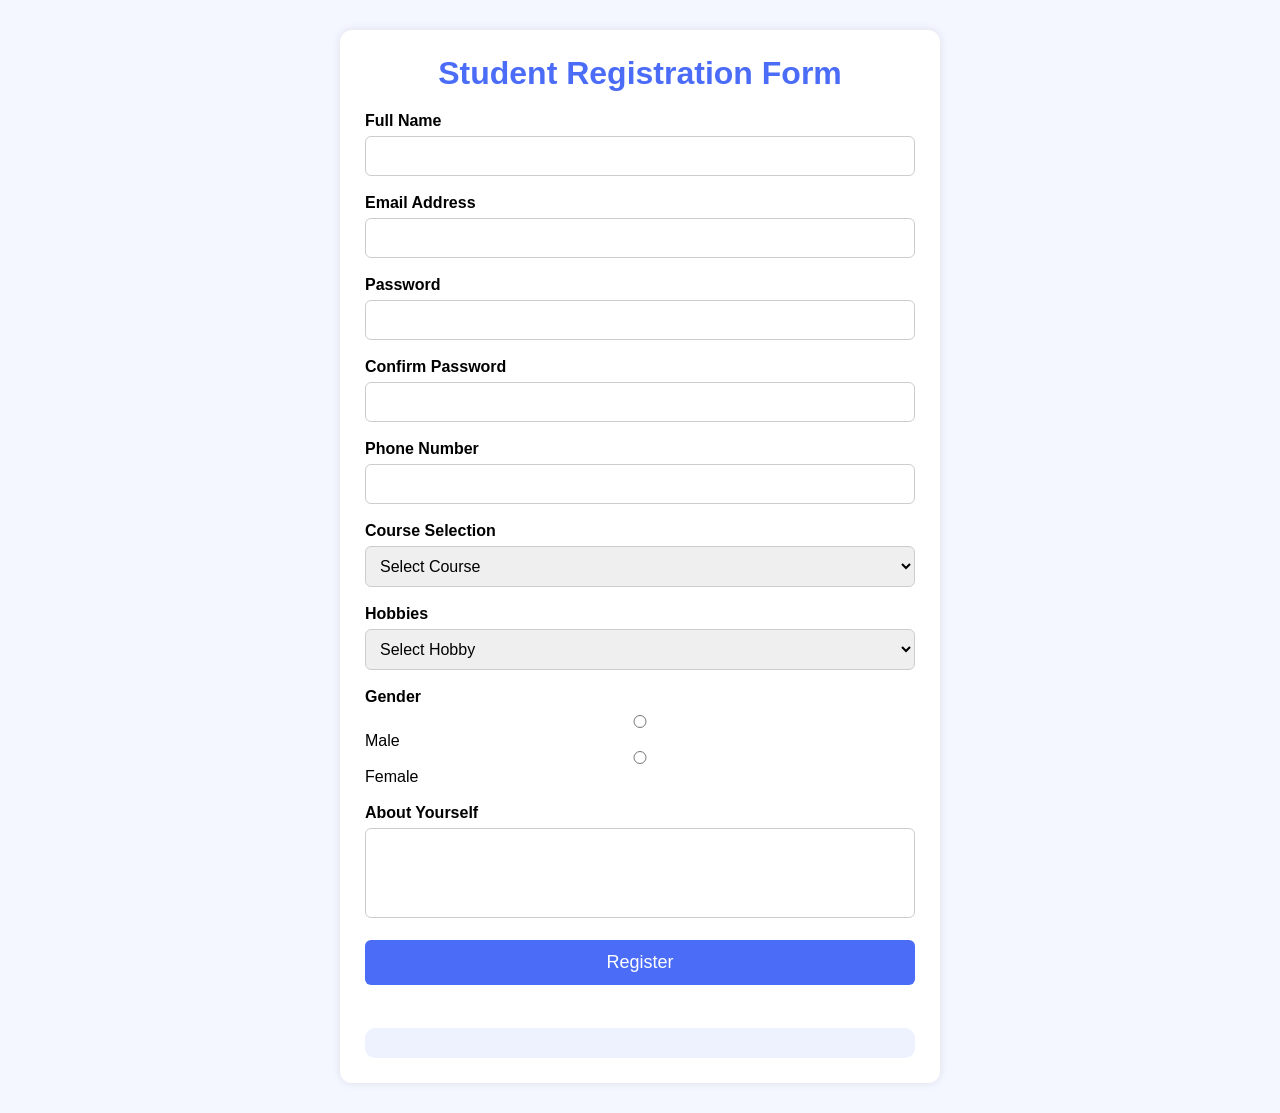
<file: Task no 17/index.html>
<!DOCTYPE html>
<html lang="en">

<head>
    <meta charset="UTF-8">
    <meta name="viewport" content="width=device-width, initial-scale=1.0">
    <title>Student Registration Form</title>

    <link rel="stylesheet" href="style.css">
</head>

<body>

    <div class="container">

        <h1>Student Registration Form</h1>

        <form id="studentForm">

            <!-- Full Name -->
            <div class="input-group">
                <label>Full Name</label>
                <input type="text" id="name">
                <small class="error" id="nameError"></small>
            </div>

            <!-- Email -->
            <div class="input-group">
                <label>Email Address</label>
                <input type="email" id="email">
                <small class="error" id="emailError"></small>
            </div>

            <!-- Password -->
            <div class="input-group">
                <label>Password</label>
                <input type="password" id="password">
                <small class="error" id="passwordError"></small>
            </div>

            <!-- Confirm Password -->
            <div class="input-group">
                <label>Confirm Password</label>
                <input type="password" id="confirmPassword">
                <small class="error" id="confirmError"></small>
            </div>

            <!-- Phone -->
            <div class="input-group">
                <label>Phone Number</label>
                <input type="text" id="phone">
                <small class="error" id="phoneError"></small>
            </div>



            <!-- Course -->
            <div class="input-group">
                <label>Course Selection</label>

                <select id="course">
                    <option value="">Select Course</option>
                    <option value="Web Development">Web Development</option>
                    <option value="Graphic Design">Graphic Design</option>
                    <option value="AI">AI</option>
                </select>

                <small class="error" id="courseError"></small>
            </div>

            <!-- Hobbies -->
            <!-- Hobbies -->
            <div class="input-group">

                <label>Hobbies</label>

                <select id="hobby">

                    <option value="">Select Hobby</option>
                    <option value="Reading">Reading</option>
                    <option value="Gaming">Gaming</option>
                    <option value="Sports">Sports</option>
                    <option value="Music">Music</option>

                </select>

                <small class="error" id="hobbyError"></small>

            </div>

            <!-- Gender -->
            <div class="input-group">
                <label>Gender</label>

                <div class="radio-group">
                    <input type="radio" name="gender" value="Male"> Male
                    <input type="radio" name="gender" value="Female"> Female
                </div>

                <small class="error" id="genderError"></small>
            </div>

            <!-- Message -->
            <div class="input-group">
                <label>About Yourself</label>
                <textarea id="message"></textarea>
                <small class="error" id="messageError"></small>
            </div>

            <button type="submit">Register</button>

        </form><br>

        <p id="submitMessage"></p>

        <div id="output"></div>


        <script src="script.js"></script>

</body>

</html>
</file>
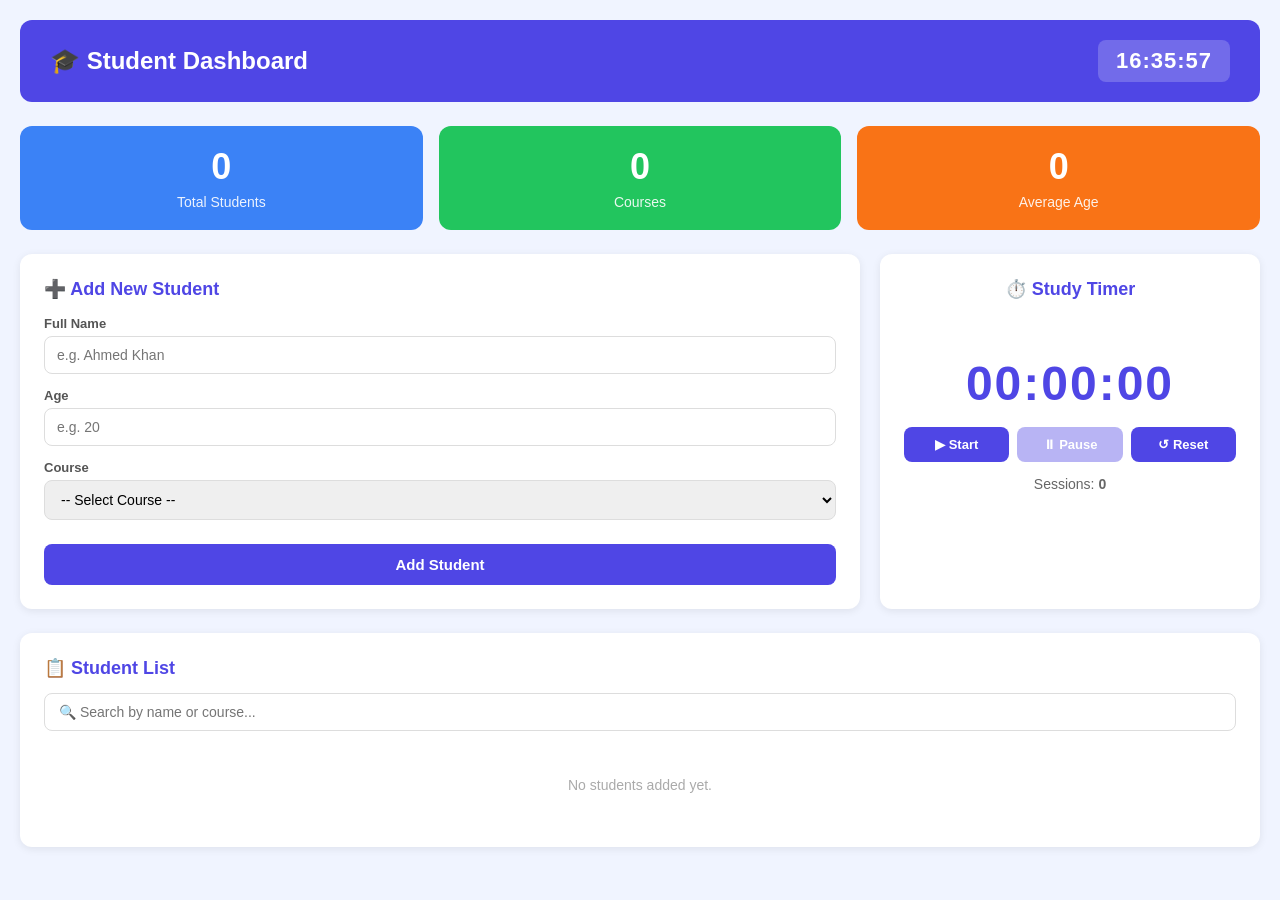
<file: Task no 18/index.html>
<!DOCTYPE html>
<html lang="en">
<head>
  <meta charset="UTF-8" />
  <meta name="viewport" content="width=device-width, initial-scale=1.0"/>
  <title>Student Management Dashboard</title>
  <link rel="stylesheet" href="style.css" />
</head>
<body>

  <!-- ======== HEADER ======== -->
  <div class="header">
    <h1>🎓 Student Dashboard</h1>
    <div class="clock" id="clock">00:00:00</div>
  </div>

  <!-- ======== STATS BOXES ======== -->
  <div class="stats">
    <div class="box blue">
      <h3 id="totalCount">0</h3>
      <p>Total Students</p>
    </div>
    <div class="box green">
      <h3 id="courseCount">0</h3>
      <p>Courses</p>
    </div>
    <div class="box orange">
      <h3 id="avgAgeDisplay">0</h3>
      <p>Average Age</p>
    </div>
  </div>

  <!-- ======== MAIN AREA ======== -->
  <div class="main">

    <!-- ADD STUDENT FORM -->
    <div class="form-card">
      <h2>➕ Add New Student</h2>

      <label>Full Name</label>
      <input type="text" id="nameInput" placeholder="e.g. Ahmed Khan" />

      <label>Age</label>
      <input type="text" id="ageInput" placeholder="e.g. 20" />

      <label>Course</label>
      <select id="courseInput">
        <option value="">-- Select Course --</option>
        <option>Web Development</option>
        <option>Data Science</option>
        <option>Cybersecurity</option>
        <option>UI/UX Design</option>
        <option>Graphic Designing</option>
        <option>Artificial Intelligence</option>
        <option>Freelauncing</option>
      </select>

      <p class="error" id="errorMsg"></p>

      <button onclick="addStudent()">Add Student</button>
    </div>

    <!-- STUDY TIMER -->
    <div class="form-card timer-card">
      <h2 class="timer-heading">⏱️ Study Timer</h2>
      <div class="timer-display" id="timerDisplay">00:00:00</div>
      <div class="timer-btns">
        <button class="btn-start" id="startBtn" onclick="startTimer()">▶ Start</button>
        <button class="btn-pause" id="pauseBtn" onclick="pauseTimer()" disabled>⏸ Pause</button>
        <button class="btn-reset" onclick="resetTimer()">↺ Reset</button>
      </div>
      <p class="timer-info">Sessions: <strong id="sessionCount">0</strong></p>
    </div>

  </div>

  <!-- ======== STUDENT LIST ======== -->
  <div class="list-section">
    <h2>📋 Student List</h2>
    <input type="text" id="searchBox" placeholder="🔍 Search by name or course..." oninput="searchStudents()" />
    <div id="studentList">
      <p class="no-students">No students added yet.</p>
    </div>
  </div>

  <!-- ======== POPUP MODAL ======== -->
  <div class="overlay" id="overlay" onclick="closeModal()">
    <div class="modal" onclick="event.stopPropagation()">
      <button class="close-btn" onclick="closeModal()">✕</button>
      <div class="modal-avatar" id="modalAvatar"></div>
      <h2 id="modalName"></h2>
      <p id="modalIntro"></p>
      <hr/>
      <p id="modalCourseDetail"></p>
    </div>
  </div>

  <script src="script.js"></script>
</body>
</html>
</file>
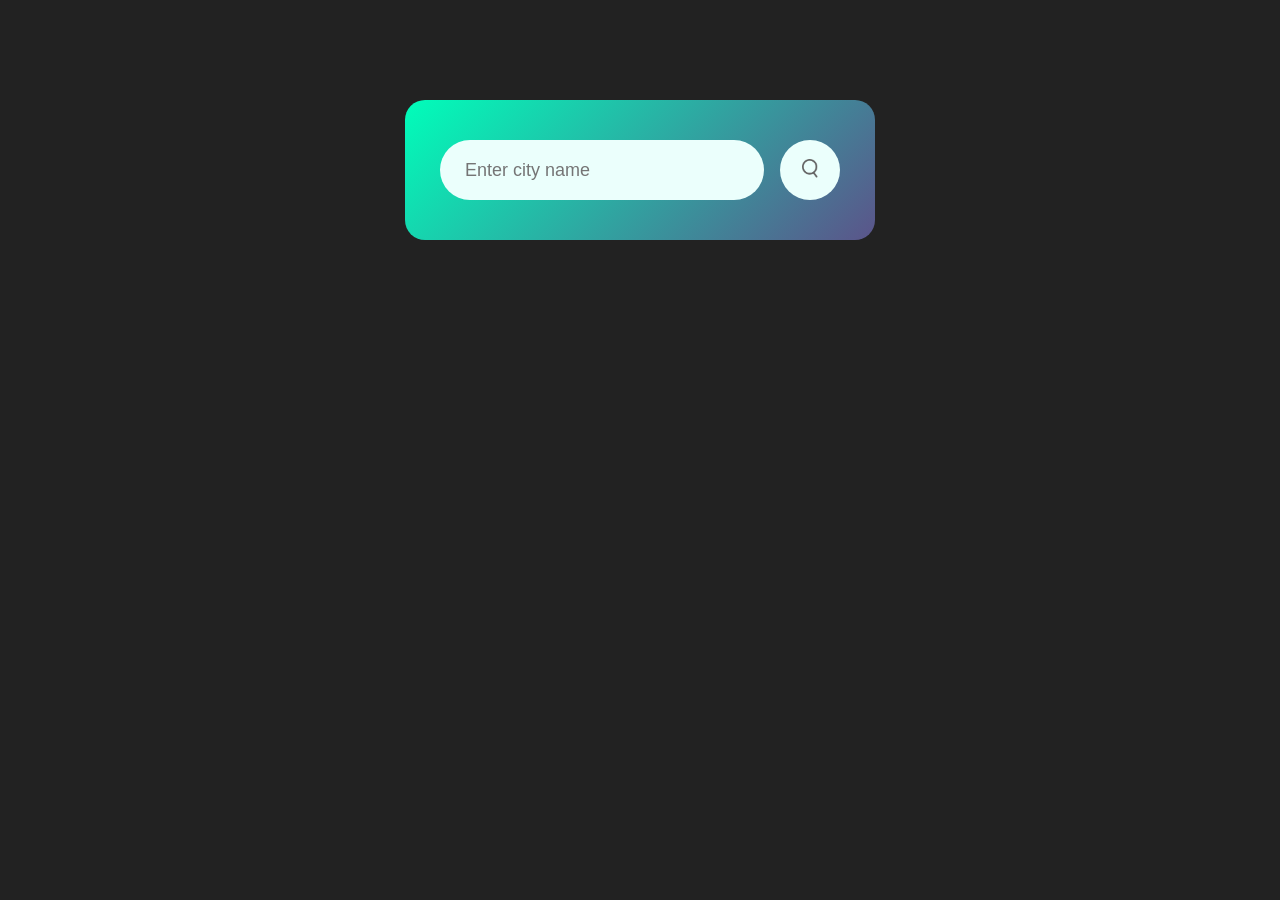
<file: Task no 19/index.html>
<!DOCTYPE html>
<html lang="en">
<head>
    <meta charset="UTF-8">
    <meta name="viewport" content="width=device-width, initial-scale=1.0">
    <title>Weather App</title>
    <link rel="stylesheet" href="style.css">
</head>
<body>
  <div class="card">
    <div class="search">
        <input type="text" placeholder="Enter city name" spellcheck="false">
        <button><img src="images/search.png" alt="search"></button>
    </div>
    <div class="error">
        <p>Invalid city name. Please try again.</p>
    </div>
    <div class="weather">
        <img src="images/rain.png" alt="rain" class="weather-icon">
        <h1 class="temp">22°C</h1>
        <h2 class="city"> New York</h2>
        <div class="details">
            <div class="col">
                <img src="images/humidity.png" alt="humidity">
                <div>
                     <p class="humidity">50%</p>
                    <p>Humidity</p>
                </div>
            </div>
             <div class="col">
                <img src="images/wind.png" alt="wind">
                <div>
                     <p class="wind">15 km/h</p>
                    <p>Wind Speed</p>
                </div>
            </div>
        </div>
    </div>
  </div>
    

    <script src="script.js"></script>
</body>
</html>
</file>
<file: Task no 17/style.css>
*{
  margin: 0;
  padding: 0;
  box-sizing: border-box;
  font-family: Arial;
}

body{
  background: #f4f7ff;
  display: flex;
  justify-content: center;
  padding: 30px;
}

.container{
  width: 100%;
  max-width: 600px;
  background: white;
  padding: 25px;
  border-radius: 12px;
  box-shadow: 0 0 10px rgba(0,0,0,0.1);
}

h1{
  text-align: center;
  margin-bottom: 20px;
  /* color: #333; */
    color: #4a6cf7;
}

.input-group{
  margin-bottom: 18px;
}

label{
  display: block;
  margin-bottom: 6px;
  font-weight: bold;
}

input,
select,
textarea{
  width: 100%;
  padding: 10px;
  border: 1px solid #ccc;
  border-radius: 6px;
  font-size: 16px;
}

textarea{
  resize: none;
  height: 90px;
}

.radio-group,
.checkbox-group{
  margin-top: 8px;
}

button{
  width: 100%;
  padding: 12px;
  border: none;
  background: #4a6cf7;
  color: white;
  font-size: 18px;
  border-radius: 6px;
  cursor: pointer;
}

button:hover{
  background: #3451c6;
}

.error{
  color: red;
  font-size: 14px;
}

#output{
  margin-top: 25px;
  padding: 15px;
  background: #eef2ff;
  border-radius: 10px;
}

.student-card{
  margin-bottom: 15px;
  padding: 10px;
  background: white;
  border-radius: 8px;
  border-left: 5px solid #4a6cf7;
}

#submitMessage{
     text-align: center;
}

@media(max-width:600px){

  .container{
    padding: 15px;
  }

  h1{
    font-size: 24px;
  }

}
</file>
<file: Task no 18/style.css>
/* ===========================
   Student Dashboard - CSS
   Simple & Beginner Friendly
   =========================== */

/* --- Basic Reset & Font --- */
* {
  margin: 0;
  padding: 0;
  box-sizing: border-box;
}

body {
  font-family: Arial, sans-serif;
  background-color: #f0f4ff;
  color: #333;
  padding: 20px;
}

/* --- HEADER --- */
.header {
  background-color: #4f46e5;
  color: white;
  padding: 20px 30px;
  border-radius: 12px;
  display: flex;
  justify-content: space-between;
  align-items: center;
  margin-bottom: 24px;
}

.header h1 {
  font-size: 24px;
}

.clock {
  font-size: 22px;
  font-weight: bold;
  background-color: rgba(255,255,255,0.2);
  padding: 8px 18px;
  border-radius: 8px;
  letter-spacing: 1px;
}

/* --- STATS BOXES --- */
.stats {
  display: flex;
  gap: 16px;
  margin-bottom: 24px;
}

.box {
  flex: 1;
  padding: 20px;
  border-radius: 12px;
  text-align: center;
  color: white;
}

.box h3 {
  font-size: 36px;
  margin-bottom: 6px;
}

.box p {
  font-size: 14px;
  opacity: 0.9;
}

.blue   { background-color: #3b82f6; }
.green  { background-color: #22c55e; }
.orange { background-color: #f97316; }

/* --- MAIN AREA (Form + Timer side by side) --- */
.main {
  display: flex;
  gap: 20px;
  margin-bottom: 24px;
}

/* --- FORM CARD --- */
.form-card {
  background: white;
  border-radius: 12px;
  padding: 24px;
  flex: 1;
  box-shadow: 0 2px 8px rgba(0,0,0,0.08);
}

.form-card h2 {
  font-size: 18px;
  margin-bottom: 16px;
  color: #4f46e5;
}

/* .timer-heading{
    padding-top: 30px;
} */

.form-card label {
  display: block;
  font-size: 13px;
  font-weight: bold;
  margin-bottom: 5px;
  color: #555;
}

.form-card input,
.form-card select {
  width: 100%;
  padding: 10px 12px;
  border: 1px solid #ddd;
  border-radius: 8px;
  font-size: 14px;
  margin-bottom: 14px;
  outline: none;
}

.form-card input:focus,
.form-card select:focus {
  border-color: #4f46e5;
}

.form-card button {
  width: 100%;
  padding: 12px;
  background-color: #4f46e5;
  color: white;
  border: none;
  border-radius: 8px;
  font-size: 15px;
  cursor: pointer;
  font-weight: bold;
}

.form-card button:hover {
  background-color: #4338ca;
}

.error {
  color: red;
  font-size: 13px;
  margin-bottom: 10px;
}

/* --- STUDY TIMER --- */
.timer-card {
  text-align: center;
  max-width: 380px;
}

.timer-display {
  font-size: 48px;
  font-weight: bold;
  color: #4f46e5;
  margin: 16px 0;
  letter-spacing: 2px;
  padding-top: 40px;
}

.timer-btns {
  display: flex;
  gap: 8px;
  justify-content: center;
  margin-bottom: 14px;
}

.timer-btns button {
  padding: 10px 16px;
  border: none;
  border-radius: 8px;
  font-size: 13px;
  font-weight: bold;
  cursor: pointer;
}

.btn-start { background-color: #22c55e; color: white; }
.btn-pause { background-color: #f97316; color: white; }
.btn-reset { background-color: #e5e7eb; color: #333;  }

.timer-btns button:disabled {
  opacity: 0.4;
  cursor: not-allowed;
}

.timer-info {
  font-size: 14px;
  color: #666;
}

/* --- STUDENT LIST SECTION --- */
.list-section {
  background: white;
  border-radius: 12px;
  padding: 24px;
  box-shadow: 0 2px 8px rgba(0,0,0,0.08);
}

.list-section h2 {
  font-size: 18px;
  margin-bottom: 14px;
  color: #4f46e5;
}

.list-section input {
  width: 100%;
  padding: 10px 14px;
  border: 1px solid #ddd;
  border-radius: 8px;
  font-size: 14px;
  margin-bottom: 16px;
  outline: none;
}

.list-section input:focus {
  border-color: #4f46e5;
}

.no-students {
  text-align: center;
  color: #aaa;
  padding: 30px 0;
  font-size: 14px;
}

/* --- STUDENT CARD --- */
.student-card {
  display: flex;
  align-items: center;
  gap: 14px;
  background: #f8f9ff;
  border: 1px solid #e5e7eb;
  border-radius: 10px;
  padding: 14px 16px;
  margin-bottom: 10px;
}

.avatar {
  width: 46px;
  height: 46px;
  border-radius: 50%;
  display: flex;
  align-items: center;
  justify-content: center;
  font-weight: bold;
  font-size: 18px;
  color: white;
  flex-shrink: 0;
}

.student-info {
  flex: 1;
}

.student-info h4 {
  font-size: 15px;
  margin-bottom: 3px;
}

.student-info p {
  font-size: 12px;
  color: #777;
}

.card-buttons {
  display: flex;
  gap: 6px;
}

.card-buttons button {
  padding: 6px 12px;
  border: none;
  border-radius: 6px;
  font-size: 12px;
  cursor: pointer;
  font-weight: bold;
}

.btn-view   { background-color: #e0e7ff; color: #4f46e5; }
.btn-delete { background-color: #fee2e2; color: #ef4444; }

.btn-view:hover   { background-color: #c7d2fe; }
.btn-delete:hover { background-color: #fecaca; }

/* --- MODAL POPUP --- */
.overlay {
  display: none;
  position: fixed;
  inset: 0;
  background: rgba(0,0,0,0.5);
  justify-content: center;
  align-items: center;
  z-index: 999;
}

.overlay.show {
  display: flex;
}

.modal {
  background: white;
  border-radius: 16px;
  padding: 32px 28px;
  max-width: 400px;
  width: 90%;
  text-align: center;
  position: relative;
}

.close-btn {
  position: absolute;
  top: 12px;
  right: 14px;
  background: #f3f4f6;
  border: none;
  border-radius: 6px;
  padding: 4px 10px;
  font-size: 14px;
  cursor: pointer;
}

.modal-avatar {
  width: 70px;
  height: 70px;
  border-radius: 50%;
  margin: 0 auto 12px;
  display: flex;
  align-items: center;
  justify-content: center;
  font-size: 28px;
  font-weight: bold;
  color: white;
}

.modal h2 {
  font-size: 20px;
  margin-bottom: 10px;
}

.modal p {
  font-size: 14px;
  color: #555;
  line-height: 1.6;
  margin-bottom: 10px;
}

.modal hr {
  border: none;
  border-top: 1px solid #eee;
  margin: 14px 0;
}

/* --- RESPONSIVE (Mobile) --- */
@media (max-width: 650px) {
  .stats {
    flex-direction: column;
  }

  .main {
    flex-direction: column;
  }

  .timer-card {
    max-width: 100%;
  }

  .header {
    flex-direction: column;
    gap: 10px;
    text-align: center;
  }
}
</file>
<file: Task no 19/style.css>
*{
    margin: 0;
    padding: 0;
   font-family: 'Poppins', sans-serif;
   box-sizing: border-box;
}
body{
    background: #222;
}
.card{
    width: 90%;
    max-width: 470px;
    background: linear-gradient(135deg, #00feba, #5b548a);
    color: #fff;
    margin: 100px auto 0;
    border-radius: 20px;
    padding: 40px 35px;
    text-align: center;
}
.search{
    width: 100%;
    display: flex;
    justify-content: space-between;
    align-items: center;
}
.search input{
   border: 0;
   outline: 0;
   background: #ebfffc;
   color: #555;
   padding: 10px 25px;
   height: 60px;
   flex: 1;
   border-radius: 30px;
   margin-right: 16px;
   font-size: 18px;
}
.search button{
    width: 60px;
    height: 60px;
    border: 0;
    outline: 0;
    background: #ebfffc;
    border-radius: 50%;
    cursor: pointer;
}
.search button img{
    width: 16px;
}
.weather-icon{
    width: 170px;
    margin-top: 30px;
}
.weather h1{
    font-size: 80px;
    font-weight: 500;
}
.weather h2{
    font-size: 45px;
    font-weight: 400;
    margin-top: -10px;
}
.details{
    display: flex;
    align-items: center;
    justify-content: space-between;
    padding: 0 20px;
    margin-top: 50px;
}
.col{
    display: flex;display: flex;
    align-items: center;
    text-align: left;
}
.col img{
    width: 40px;
    margin-right: 10px;
}
.humidity, .wind{
    font-size: 28px;
   margin-top: -6px;
}
.weather{
    display: none;
}
.error{
    text-align: left;
    margin-left: 10px;
    font-size: 14px;
    margin-top: 10px;
    display: none;
}

/* Mobile Screens */
@media (max-width: 480px) {

    .card {                        /* ✅ fixed from .weather-card */
        width: 95%;
        padding: 20px 12px;
    }

    .search {
        gap: 8px;
    }

    .search input {
        height: 50px;
        font-size: 14px;
        padding: 0 16px;
        margin-right: 8px;
    }

    .search button {
        width: 50px;
        height: 50px;
        flex-shrink: 0;
    }

    .weather h1 {
        font-size: 55px;           /* ✅ shrink temperature */
    }

    .weather h2 {
        font-size: 30px;           /* ✅ shrink city name */
    }

    .weather-icon {
        width: 120px;              /* ✅ shrink icon */
    }

    .details {
        padding: 0 5px;            /* ✅ reduce side padding */
        margin-top: 30px;
        gap: 10px;
    }

    .col img {
        width: 28px;               /* ✅ shrink humidity/wind icons */
        margin-right: 6px;
    }

    .humidity, .wind {
        font-size: 26px;  /*✅ shrink humidity/wind text */
     }           

    .col p {
        font-size: 14px;           /* ✅ shrink labels */
    }
}
</file>
